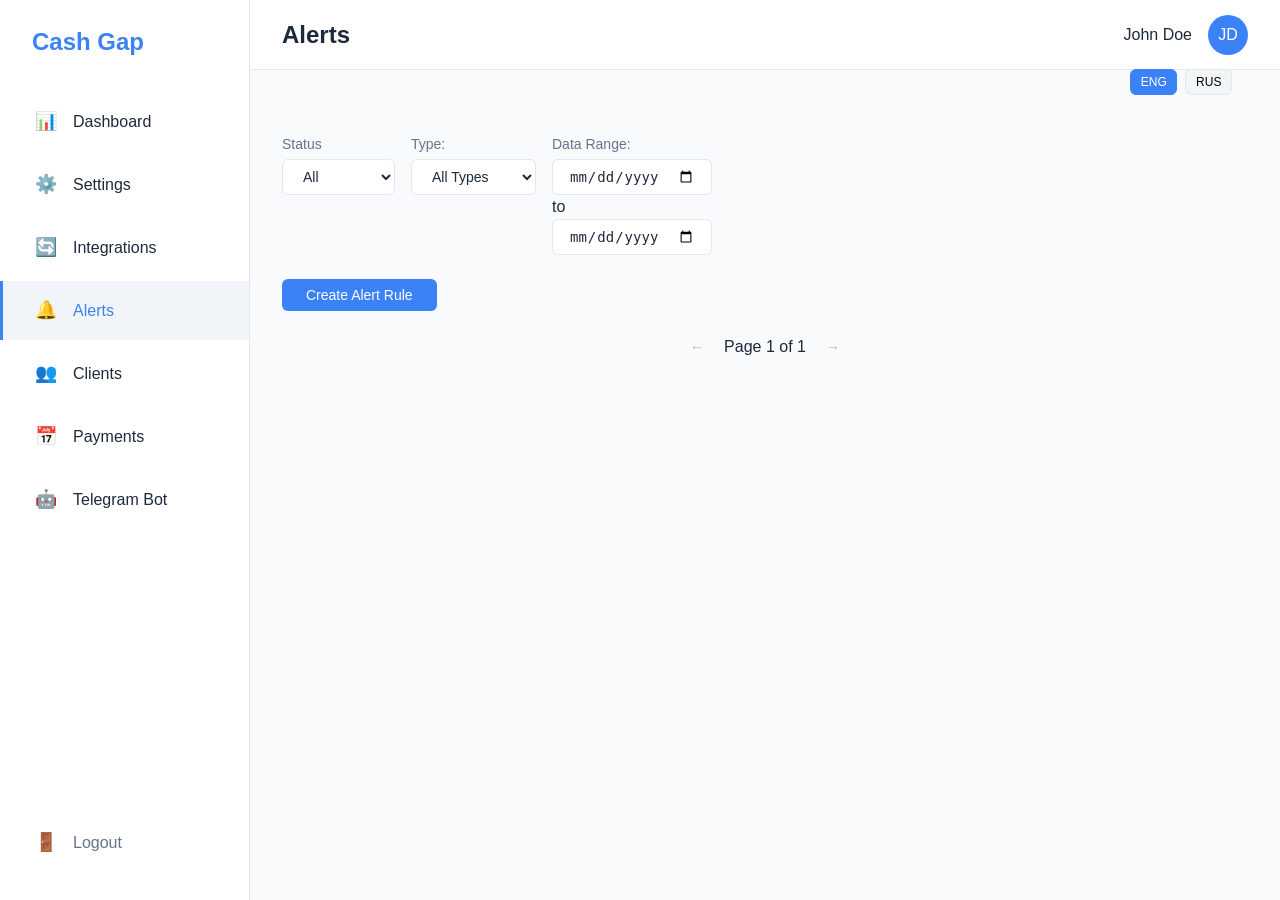
<file: CashWeb/alerts.html>
<!DOCTYPE html>
<html lang="en">
<head>
    <meta charset="UTF-8">
    <meta name="viewport" content="width=device-width, initial-scale=1.0">
    <title>Cash Gap Analysis - Alerts</title>
    <link rel="stylesheet" href="css/styles.css">
</head>
<body>
    <div class="app-container">
        <nav class="sidebar">
            <div class="logo">
                <h1 data-i18n="cash_gap">Cash Gap</h1>
            </div>
            <ul class="nav-links">
                <li><a href="index.html"><span class="icon">📊</span><span data-i18n="dashboard">Dashboard</span></a></li>
                <li><a href="settings.html"><span class="icon">⚙️</span><span data-i18n="settings">Settings</span></a></li>
                <li><a href="integrations.html"><span class="icon">🔄</span><span data-i18n="integrations">Integrations</span></a></li>
                <li class="active"><a href="alerts.html"><span class="icon">🔔</span><span data-i18n="alerts">Alerts</span></a></li>
                <li><a href="clients.html"><span class="icon">👥</span><span data-i18n="clients">Clients</span></a></li>
                <li><a href="payments.html"><span class="icon">📅</span><span data-i18n="payments">Payments</span></a></li>
                <li><a href="https://t.me/cache_pulse_bot" target="_blank">
                    <span class="icon">🤖</span>
                    <span data-i18n="telegram_bot">Telegram Bot</span>
                  </a></li>
                <li class="logout"><a href="login.html"><span class="icon">🚪</span><span data-i18n="logout">Logout</span></a></li>
                
            </ul>
            
        </nav>

        <main class="content">
            <header>
                <div class="header-content">
                    <h2 data-i18n="alerts">Alerts</h2>
                    <div class="user-info">
                        <span id="username">John Doe</span>
                        <div class="avatar">JD</div>
                    </div>
                </div>
                <div class="lang-switch">
                    <button id="lang-en" class="btn-sm">ENG</button>
                    <button id="lang-ru" class="btn-sm">RUS</button>
                </div>
            </header>

            <div class="alerts-container">
                <div class="alerts-header">
                    <div class="filters">
                        <div class="filter-group">
                            <label for="status-filter" data-i18n="status">Status:</label>
                            <select id="status-filter">
                                <option value="all" data-i18n="all">All</option>
                                <option value="active" data-i18n="active">Active</option>
                                <option value="resolved" data-i18n="resolved">Resolved</option>
                            </select>
                        </div>
                        <div class="filter-group">
                            <label for="type-filter" data-i18n="type">Type:</label>
                            <select id="type-filter">
                                <option value="all" data-i18n="all_types">All Types</option>
                                <option value="critical" data-i18n="critical">Critical</option>
                                <option value="warning" data-i18n="warning">Warning</option>
                                <option value="info" data-i18n="info">Information</option>
                            </select>
                        </div>
                        <div class="filter-group date-filter">
                            <label for="date-range" data-i18n="data_range">Date Range:</label>
                            <input type="date" id="date-from" name="date-from">
                            <span data-i18n="to">to</span>
                            <input type="date" id="date-to" name="date-to">
                        </div>
                    </div>
                    <div class="actions">
                        <button class="btn btn-primary" id="create-alert-rule" data-i18n="create_alert_rule">Create Alert Rule</button>
                    </div>
                </div>

                <div class="alerts-list" id="alerts-container">
                    
                </div>

                <div class="pagination">
                    <button class="btn btn-icon" disabled>←</button>
                    <span data-i18n="page">Page 1 of 1</span>
                    <button class="btn btn-icon" disabled>→</button>
                </div>
            </div>

            
        </main>
    </div>

    <div class="modal" id="create-rule-modal">
        <div class="modal-content">
            <div class="modal-header">
                <h3 data-i18n="create_alert_rule">Create Alert Rule</h3>
                <span class="close-modal">&times;</span>
            </div>
            <div class="modal-body">
                <form id="alert-rule-form">
                    <div class="form-group">
                        <label for="rule-name" data-i18n="rule_name">Rule Name</label>
                        <input type="text" id="rule-name" placeholder="Enter rule name" required>
                    </div>
                    <div class="form-group">
                        <label for="rule-type" data-i18n="alert_type">Alert Type</label>
                        <select id="rule-type" required>
                            <option value="cash_gap" data-i18n="cash_gap">Cash Gap</option>
                            <option value="cash_inflow" data-i18n="cash_inflow">Cash Inflow</option>
                            <option value="cash_outflow" data-i18n="cash_outflow">Cash Outflow</option>
                            <option value="coverage" data-i18n="cash_coverage">Cash Coverage</option>
                        </select>
                    </div>
                    <div class="form-group">
                        <label for="rule-severity" data-i18n="severity">Severity</label>
                        <div class="form-group">
                            <label for="severity-info" data-i18n="severity_info">Info Threshold</label>
                            <input type="number" id="severity-info" placeholder="e.g. 5000">
                          </div>
                          <div class="form-group">
                            <label for="severity-warning" data-i18n="severity_warning">Warning Threshold</label>
                            <input type="number" id="severity-warning" placeholder="e.g. 3000">
                          </div>
                          <div class="form-group">
                            <label for="severity-critical" data-i18n="severity_critical">Critical Threshold</label>
                            <input type="number" id="severity-critical" placeholder="e.g. 1000">
                          </div>
                    </div>
                    <div class="form-group">
                        <label data-i18n="notification_channels">Notification Channels</label>
                        <div class="checkbox-group">
                            <label class="checkbox-container">
                                <input type="checkbox" id="notify-email" checked>
                                <span class="checkmark"></span>
                                <span data-i18n="email">Email</span>
                            </label>
                            <label class="checkbox-container">
                                <input type="checkbox" id="notify-telegram">
                                <span class="checkmark"></span>
                                <span data-i18n="telegram">Telegram</span>
                            </label>
                        </div>
                    </div>
                    <button type="submit" class="btn btn-primary btn-block" data-i18n="Create Alert Rule">Create Alert Rule</button>
                </form>
            </div>
        </div>
    </div>

    <script src="js/auth.js"></script>
    <script src="js/alerts.js"></script>
    <script src="js/i18n.js"></script>
</body>
</html>
</file>
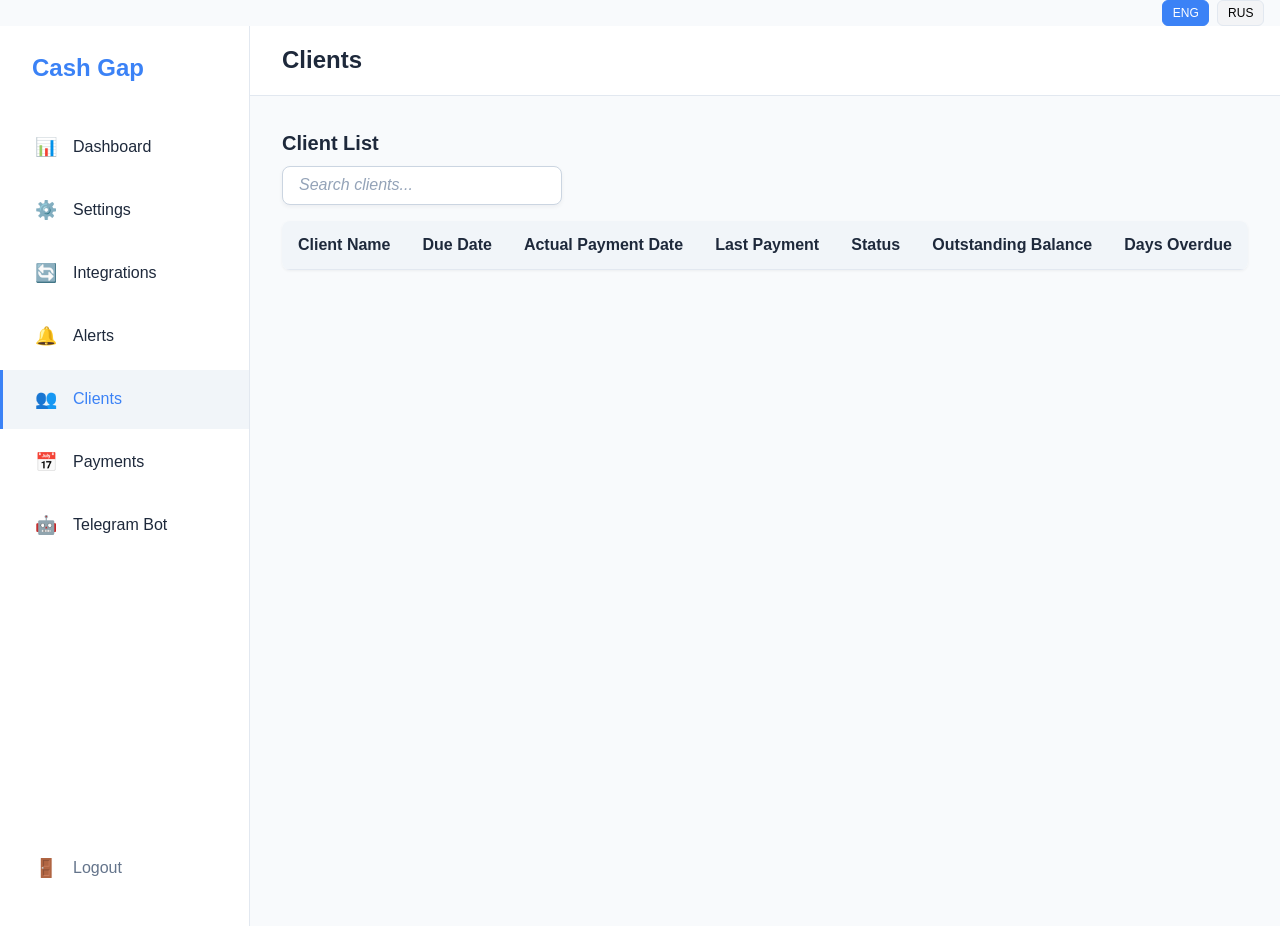
<file: CashWeb/clients.html>
<!DOCTYPE html>
<html lang="en">
<head>
    <meta charset="UTF-8" />
    <meta name="viewport" content="width=device-width, initial-scale=1.0" />
    <title data-i18n="clients">Clients</title>
    <link rel="stylesheet" href="css/styles.css" />
</head>
<body>
    <div class="lang-switch">
        <button id="lang-en" class="btn-sm">ENG</button>
        <button id="lang-ru" class="btn-sm">RUS</button>
    </div>

    <div class="app-container">
        <nav class="sidebar">
            <div class="logo">
                <h1 data-i18n="cash_gap">Cash Gap</h1>
            </div>
            <ul class="nav-links">
                <li><a href="index.html"><span class="icon">📊</span><span data-i18n="dashboard">Dashboard</span></a></li>
                <li><a href="settings.html"><span class="icon">⚙️</span><span data-i18n="settings">Settings</span></a></li>
                <li><a href="integrations.html"><span class="icon">🔄</span><span data-i18n="integrations">Integrations</span></a></li>
                <li><a href="alerts.html"><span class="icon">🔔</span><span data-i18n="alerts">Alerts</span></a></li>
                <li class="active"><a href="clients.html"><span class="icon">👥</span><span data-i18n="clients">Clients</span></a></li>
                <li><a href="payments.html"><span class="icon">📅</span><span data-i18n="payments">Payments</span></a></li>
                <li><a href="https://t.me/cache_pulse_bot" target="_blank">
                    <span class="icon">🤖</span>
                    <span data-i18n="telegram_bot">Telegram Bot</span>
                  </a></li>
                <li class="logout"><a href="login.html"><span class="icon">🚪</span><span data-i18n="logout">Logout</span></a></li>
            </ul>
        </nav>

        <main class="content">
            <header>
                <div class="header-content">
                    <h2 data-i18n="clients">Clients</h2>
                </div>
            </header>

            <div class="clients-section">
                <div class="section-header">
                    <h3 data-i18n="client_list">Client List</h3>
                    <input type="text" id="client-search" class="search-box" placeholder="Search clients..." data-i18n="search_placeholder" />
                </div>

                <table class="clients-table">
                    <thead>
                        <tr>
                            <th data-i18n="client_name">Client Name</th>
                            <th data-i18n="due_date">Due Date</th>
                            <th data-i18n="actual_date">Actual Payment Date</th>
                            <th data-i18n="last_payment">Last Payment</th>
                            <th data-i18n="status">Status</th>
                            <th data-i18n="debt_amount">Debt</th>
                            <th data-i18n="days_overdue">Days Overdue</th>
                        </tr>
                    </thead>
                    <tbody id="clients-table-body">
                        <!-- Clients dynamically injected here -->
                    </tbody>
                </table>
            </div>
        </main>
    </div>

    <script src="js/i18n.js"></script>
    <script src="js/clients.js"></script>
</body>
</html>
</file>
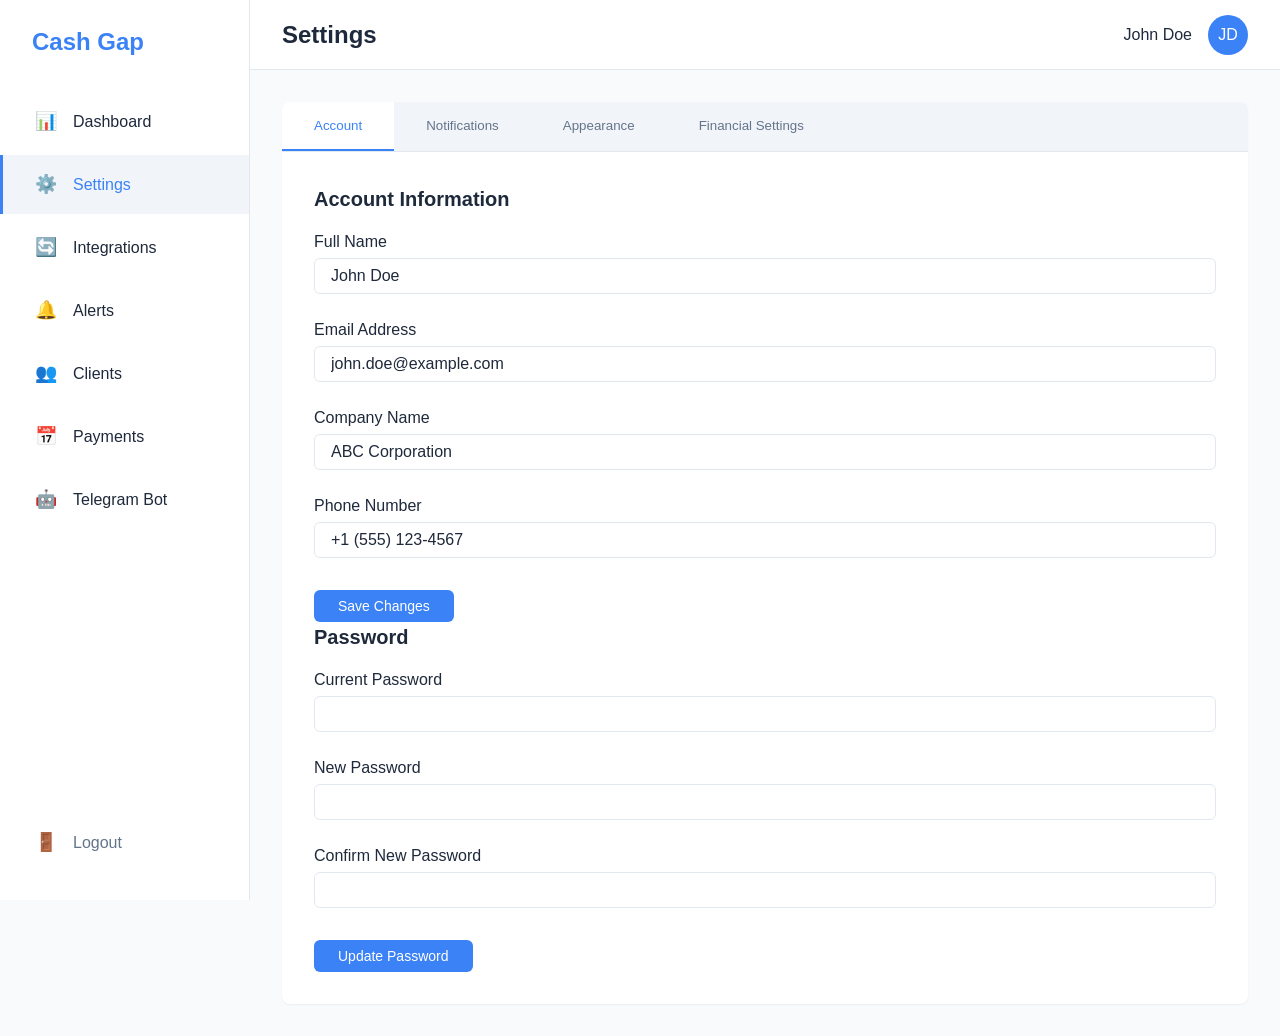
<file: CashWeb/settings.html>
<!DOCTYPE html>
<html lang="en">
<head>
    <meta charset="UTF-8">
    <meta name="viewport" content="width=device-width, initial-scale=1.0">
    <title>Cash Gap Analysis - Settings</title>
    <link rel="stylesheet" href="css/styles.css">
</head>
<body>
    <div class="app-container">
        <nav class="sidebar">
            <div class="logo">
                <h1>Cash Gap</h1>
            </div>
            <ul class="nav-links">
                <li><a href="index.html"><span class="icon">📊</span><span data-i18n="dashboard">Dashboard</span></a></li>
                <li class="active"><a href="settings.html"><span class="icon">⚙️</span><span data-i18n="settings">Settings</span></a></li>
                <li><a href="integrations.html"><span class="icon">🔄</span><span data-i18n="integrations">Integrations</span></a></li>
                <li><a href="alerts.html"><span class="icon">🔔</span><span data-i18n="alerts">Alerts</span></a></li>
                <li><a href="clients.html"><span class="icon">👥</span><span data-i18n="clients">Clients</span></a></li>
                <li><a href="payments.html"><span class="icon">📅</span><span data-i18n="payments">Payments</span></a></li>
                <li><a href="https://t.me/cache_pulse_bot" target="_blank">
                    <span class="icon">🤖</span>
                    <span data-i18n="telegram_bot">Telegram Bot</span>
                  </a></li>
                <li class="logout"><a href="login.html"><span class="icon">🚪</span><span data-i18n="logout">Logout</span></a></li>
            </ul>
        </nav>

        <main class="content">
            <header>
                <div class="header-content">
                    <h2>Settings</h2>
                    <div class="user-info">
                        <span id="username">John Doe</span>
                        <div class="avatar">JD</div>
                    </div>
                </div>
            </header>

            <div class="settings-container">
                <div class="tabs-container">
                    <div class="tabs">
                        <button class="tab-btn active" data-tab="account">Account</button>
                        <button class="tab-btn" data-tab="notifications">Notifications</button>
                        <button class="tab-btn" data-tab="appearance">Appearance</button>
                        <button class="tab-btn" data-tab="financial">Financial Settings</button>
                    </div>
                    
                    <div class="tab-content active" id="account-tab">
                        <div class="section-header">
                            <h3>Account Information</h3>
                        </div>
                        
                        <form id="account-form">
                            <div class="form-group">
                                <label for="fullname">Full Name</label>
                                <input type="text" id="fullname" value="John Doe" required>
                            </div>
                            <div class="form-group">
                                <label for="email">Email Address</label>
                                <input type="email" id="email" value="john.doe@example.com" required>
                            </div>
                            <div class="form-group">
                                <label for="company">Company Name</label>
                                <input type="text" id="company" value="ABC Corporation">
                            </div>
                            <div class="form-group">
                                <label for="phone">Phone Number</label>
                                <input type="tel" id="phone" value="+1 (555) 123-4567">
                            </div>
                            <div class="form-actions">
                                <button type="submit" class="btn btn-primary">Save Changes</button>
                            </div>
                        </form>
                        
                        <div class="section-header">
                            <h3>Password</h3>
                        </div>
                        
                        <form id="password-form">
                            <div class="form-group">
                                <label for="current-password">Current Password</label>
                                <input type="password" id="current-password" required>
                            </div>
                            <div class="form-group">
                                <label for="new-password">New Password</label>
                                <input type="password" id="new-password" required>
                            </div>
                            <div class="form-group">
                                <label for="confirm-password">Confirm New Password</label>
                                <input type="password" id="confirm-password" required>
                            </div>
                            <div class="form-actions">
                                <button type="submit" class="btn btn-primary">Update Password</button>
                            </div>
                        </form>
                    </div>
                    
                    <div class="tab-content" id="notifications-tab">
                        <div class="section-header">
                            <h3>Notification Settings</h3>
                        </div>
                        
                        <form id="notification-form">
                            <div class="section-subheader">
                                <h4>Email Notifications</h4>
                            </div>
                            
                            <div class="form-group toggle-group">
                                <div class="toggle-label">
                                    <label for="email-cash-gap">Cash Gap Alerts</label>
                                    <p class="form-help">Receive alerts when your cash gap falls below critical thresholds</p>
                                </div>
                                <label class="switch">
                                    <input type="checkbox" id="email-cash-gap" checked>
                                    <span class="slider round"></span>
                                </label>
                            </div>
                            
                            <div class="form-group toggle-group">
                                <div class="toggle-label">
                                    <label for="email-weekly">Weekly Reports</label>
                                    <p class="form-help">Receive weekly summary of your cash flow analysis</p>
                                </div>
                                <label class="switch">
                                    <input type="checkbox" id="email-weekly" checked>
                                    <span class="slider round"></span>
                                </label>
                            </div>
                            
                            <div class="form-group toggle-group">
                                <div class="toggle-label">
                                    <label for="email-predictions">Cash Flow Predictions</label>
                                    <p class="form-help">Get notified about upcoming cash flow predictions</p>
                                </div>
                                <label class="switch">
                                    <input type="checkbox" id="email-predictions">
                                    <span class="slider round"></span>
                                </label>
                            </div>
                            
                            <div class="section-subheader">
                                <h4>Telegram Notifications</h4>
                            </div>
                            
                            <div class="form-group">
                                <label for="telegram-username">Telegram Username</label>
                                <input type="text" id="telegram-username" placeholder="@username">
                            </div>
                            
                            <div class="form-group toggle-group">
                                <div class="toggle-label">
                                    <label for="telegram-enabled">Enable Telegram Notifications</label>
                                </div>
                                <label class="switch">
                                    <input type="checkbox" id="telegram-enabled">
                                    <span class="slider round"></span>
                                </label>
                            </div>
                            
                            <div class="form-actions">
                                <button type="submit" class="btn btn-primary">Save Notification Settings</button>
                            </div>
                        </form>
                    </div>
                    
                    <div class="tab-content" id="appearance-tab">
                        <div class="section-header">
                            <h3>Appearance Settings</h3>
                        </div>
                        
                        <form id="appearance-form">
                            <div class="form-group">
                                <label for="theme">Theme</label>
                                <select id="theme">
                                    <option value="light">Light</option>
                                    <option value="dark">Dark</option>
                                    <option value="system">System Default</option>
                                </select>
                            </div>
                            
                            <div class="form-group">
                                <label for="date-format">Date Format</label>
                                <select id="date-format">
                                    <option value="MM/DD/YYYY">MM/DD/YYYY</option>
                                    <option value="DD/MM/YYYY">DD/MM/YYYY</option>
                                    <option value="YYYY-MM-DD">YYYY-MM-DD</option>
                                </select>
                            </div>
                            
                            <div class="form-group">
                                <label for="currency">Default Currency</label>
                                <select id="currency">
                                    <option value="USD">USD - US Dollar</option>
                                    <option value="EUR">EUR - Euro</option>
                                    <option value="GBP">GBP - British Pound</option>
                                    <option value="JPY">JPY - Japanese Yen</option>
                                    <option value="CAD">CAD - Canadian Dollar</option>
                                </select>
                            </div>
                            
                            <div class="form-actions">
                                <button type="submit" class="btn btn-primary">Save Appearance Settings</button>
                            </div>
                        </form>
                    </div>
                    
                    <div class="tab-content" id="financial-tab">
                        <div class="section-header">
                            <h3>Financial Settings</h3>
                        </div>
                        
                        <form id="financial-form">
                            <div class="section-subheader">
                                <h4>Cash Gap Thresholds</h4>
                            </div>
                            
                            <div class="form-group">
                                <label for="critical-threshold">Critical Threshold ($)</label>
                                <input type="number" id="critical-threshold" value="5000" min="0">
                                <p class="form-help">Alerts will be triggered when your cash gap falls below this value</p>
                            </div>
                            
                            <div class="form-group">
                                <label for="warning-threshold">Warning Threshold ($)</label>
                                <input type="number" id="warning-threshold" value="20000" min="0">
                                <p class="form-help">Warnings will be displayed when your cash gap falls below this value</p>
                            </div>
                            
                            <div class="section-subheader">
                                <h4>Projection Settings</h4>
                            </div>
                            
                            <div class="form-group">
                                <label for="projection-period">Default Projection Period (days)</label>
                                <input type="number" id="projection-period" value="90" min="7" max="365">
                            </div>
                            
                            <div class="form-group toggle-group">
                                <div class="toggle-label">
                                    <label for="include-seasonality">Include Seasonality in Projections</label>
                                    <p class="form-help">Apply historical seasonal patterns to future projections</p>
                                </div>
                                <label class="switch">
                                    <input type="checkbox" id="include-seasonality" checked>
                                    <span class="slider round"></span>
                                </label>
                            </div>
                            
                            <div class="form-group toggle-group">
                                <div class="toggle-label">
                                    <label for="include-market-trends">Include Market Trends</label>
                                    <p class="form-help">Incorporate external market trends data into projections</p>
                                </div>
                                <label class="switch">
                                    <input type="checkbox" id="include-market-trends">
                                    <span class="slider round"></span>
                                </label>
                            </div>
                            
                            <div class="form-actions">
                                <button type="submit" class="btn btn-primary">Save Financial Settings</button>
                            </div>
                        </form>
                    </div>
                </div>
            </div>
        </main>
    </div>

    <script src="js/auth.js"></script>
    <script src="js/settings.js"></script>
</body>
</html>
</file>
<file: CashWeb/css/styles.css>
/* 
   Cash Gap Analysis - Main Stylesheet
   A complete CSS for the Cash Gap Analysis web application
*/

/* ========== RESET & BASE STYLES ========== */
* {
    margin: 0;
    padding: 0;
    box-sizing: border-box;
}

:root {
    /* Color Variables */
    --color-primary: #3b82f6;
    --color-primary-dark: #2563eb;
    --color-primary-light: #60a5fa;
    --color-secondary: #64748b;
    --color-success: #10b981;
    --color-danger: #ef4444;
    --color-warning: #f59e0b;
    --color-info: #0ea5e9;
    
    --color-background: #f8fafc;
    --color-surface: #ffffff;
    --color-text: #1e293b;
    --color-text-light: #64748b;
    --color-text-lighter: #94a3b8;
    --color-border: #e2e8f0;
    --color-border-light: #f1f5f9;
    
    /* Spacing */
    --spacing-xs: 0.25rem;
    --spacing-sm: 0.5rem;
    --spacing-md: 1rem;
    --spacing-lg: 1.5rem;
    --spacing-xl: 2rem;
    --spacing-2xl: 3rem;
    
    /* Font Sizes */
    --text-xs: 0.75rem;
    --text-sm: 0.875rem;
    --text-md: 1rem;
    --text-lg: 1.125rem;
    --text-xl: 1.25rem;
    --text-2xl: 1.5rem;
    --text-3xl: 1.875rem;
    
    /* Other */
    --border-radius-sm: 0.25rem;
    --border-radius-md: 0.375rem;
    --border-radius-lg: 0.5rem;
    --shadow-sm: 0 1px 2px 0 rgba(0, 0, 0, 0.05);
    --shadow-md: 0 4px 6px -1px rgba(0, 0, 0, 0.1), 0 2px 4px -1px rgba(0, 0, 0, 0.06);
    --shadow-lg: 0 10px 15px -3px rgba(0, 0, 0, 0.1), 0 4px 6px -2px rgba(0, 0, 0, 0.05);
    --sidebar-width: 250px;
    --header-height: 70px;
}

body {
    font-family: -apple-system, BlinkMacSystemFont, "Segoe UI", Roboto, Helvetica, Arial, sans-serif;
    font-size: var(--text-md);
    line-height: 1.5;
    color: var(--color-text);
    background-color: var(--color-background);
}

/* ========== LAYOUT ========== */
.app-container {
    display: flex;
    min-height: 100vh;
}

.sidebar {
    width: var(--sidebar-width);
    background-color: var(--color-surface);
    border-right: 1px solid var(--color-border);
    padding: var(--spacing-lg) 0;
    position: fixed;
    height: 100vh;
    z-index: 100;
    display: flex;
    flex-direction: column;
}

.content {
    flex: 1;
    margin-left: var(--sidebar-width);
    min-height: 100vh;
}

header {
    height: var(--header-height);
    background-color: var(--color-surface);
    border-bottom: 1px solid var(--color-border);
    padding: 0 var(--spacing-xl);
    position: sticky;
    top: 0;
    z-index: 50;
}

.header-content {
    height: 100%;
    display: flex;
    align-items: center;
    justify-content: space-between;
}

.dashboard, 
.settings-container, 
.integrations-container,
.alerts-container {
    padding: var(--spacing-xl);
}

/* ========== COMPONENTS ========== */

/* Logo */
.logo {
    padding: 0 var(--spacing-xl);
    margin-bottom: var(--spacing-xl);
}

.logo h1 {
    color: var(--color-primary);
    font-size: var(--text-2xl);
    font-weight: 700;
}

/* Navigation */
.nav-links {
    list-style: none;
    display: flex;
    flex-direction: column;
    flex: 1;
}

.nav-links li {
    margin-bottom: var(--spacing-xs);
}

.nav-links li a {
    display: flex;
    align-items: center;
    padding: var(--spacing-md) var(--spacing-xl);
    color: var(--color-text);
    text-decoration: none;
    border-left: 3px solid transparent;
    transition: all 0.2s ease;
}

.nav-links li a:hover {
    background-color: var(--color-border-light);
    color: var(--color-primary);
}

.nav-links li.active a {
    background-color: var(--color-border-light);
    color: var(--color-primary);
    border-left-color: var(--color-primary);
    font-weight: 500;
}

.nav-links .icon {
    margin-right: var(--spacing-md);
    font-size: var(--text-lg);
}

.nav-links li.logout {
    margin-top: auto;
}

.nav-links li.logout a {
    color: var(--color-text-light);
}

/* User Info */
.user-info {
    display: flex;
    align-items: center;
}

.user-info .avatar {
    width: 40px;
    height: 40px;
    border-radius: 50%;
    background-color: var(--color-primary);
    color: white;
    display: flex;
    align-items: center;
    justify-content: center;
    font-weight: 500;
    margin-left: var(--spacing-md);
}

#username {
    color: var(--color-text);
    font-weight: 500;
}

/* Buttons */
.btn {
    display: inline-flex;
    align-items: center;
    justify-content: center;
    padding: var(--spacing-sm) var(--spacing-lg);
    border-radius: var(--border-radius-md);
    font-weight: 500;
    text-align: center;
    cursor: pointer;
    transition: all 0.2s ease;
    border: none;
    font-size: var(--text-sm);
}

.btn-sm {
    padding: var(--spacing-xs) var(--spacing-sm);
    font-size: var(--text-xs);
}

.btn-primary {
    background-color: var(--color-primary);
    color: white;
}

.btn-primary:hover {
    background-color: var(--color-primary-dark);
}

.btn-outline {
    background-color: transparent;
    border: 1px solid var(--color-border);
    color: var(--color-text);
}

.btn-outline:hover {
    background-color: var(--color-border-light);
}

.btn-outline-danger {
    background-color: transparent;
    border: 1px solid var(--color-danger);
    color: var(--color-danger);
}

.btn-outline-danger:hover {
    background-color: rgba(239, 68, 68, 0.1);
}

.btn-block {
    display: block;
    width: 100%;
}

.btn-icon {
    padding: var(--spacing-xs);
    border-radius: var(--border-radius-sm);
    background-color: transparent;
}

.btn-icon:hover {
    background-color: var(--color-border-light);
}

/* Forms */
.form-group {
    margin-bottom: var(--spacing-lg);
}

.form-group label {
    display: block;
    margin-bottom: var(--spacing-xs);
    font-weight: 500;
    color: var(--color-text);
}

.form-group input,
.form-group select,
.form-group textarea {
    width: 100%;
    padding: var(--spacing-sm) var(--spacing-md);
    border: 1px solid var(--color-border);
    border-radius: var(--border-radius-md);
    background-color: var(--color-surface);
    color: var(--color-text);
    font-size: var(--text-md);
    transition: border-color 0.2s ease;
}

.form-group input:focus,
.form-group select:focus,
.form-group textarea:focus {
    outline: none;
    border-color: var(--color-primary-light);
    box-shadow: 0 0 0 3px rgba(59, 130, 246, 0.1);
}

.form-help {
    margin-top: var(--spacing-xs);
    font-size: var(--text-xs);
    color: var(--color-text-light);
}

.form-options {
    display: flex;
    justify-content: space-between;
    align-items: center;
    margin-bottom: var(--spacing-md);
}

.form-actions {
    margin-top: var(--spacing-xl);
}

/* Checkbox */
.checkbox-container {
    display: flex;
    align-items: center;
    position: relative;
    padding-left: 30px;
    margin-bottom: var(--spacing-sm);
    cursor: pointer;
    user-select: none;
}

.checkbox-container input {
    position: absolute;
    opacity: 0;
    cursor: pointer;
    height: 0;
    width: 0;
}

.checkmark {
    position: absolute;
    top: 0;
    left: 0;
    height: 20px;
    width: 20px;
    background-color: var(--color-surface);
    border: 1px solid var(--color-border);
    border-radius: var(--border-radius-sm);
}

.checkbox-container:hover input ~ .checkmark {
    background-color: var(--color-border-light);
}

.checkbox-container input:checked ~ .checkmark {
    background-color: var(--color-primary);
    border-color: var(--color-primary);
}

.checkmark:after {
    content: "";
    position: absolute;
    display: none;
}

.checkbox-container input:checked ~ .checkmark:after {
    display: block;
}

.checkbox-container .checkmark:after {
    left: 7px;
    top: 3px;
    width: 4px;
    height: 8px;
    border: solid white;
    border-width: 0 2px 2px 0;
    transform: rotate(45deg);
}

.checkbox-group {
    display: flex;
    flex-wrap: wrap;
    gap: var(--spacing-lg);
}

/* Toggle Switch */
.switch {
    position: relative;
    display: inline-block;
    width: 48px;
    height: 24px;
}

.switch input {
    opacity: 0;
    width: 0;
    height: 0;
}

.slider {
    position: absolute;
    cursor: pointer;
    top: 0;
    left: 0;
    right: 0;
    bottom: 0;
    background-color: var(--color-border);
    transition: .4s;
}

.slider:before {
    position: absolute;
    content: "";
    height: 18px;
    width: 18px;
    left: 3px;
    bottom: 3px;
    background-color: white;
    transition: .4s;
}

input:checked + .slider {
    background-color: var(--color-primary);
}

input:focus + .slider {
    box-shadow: 0 0 1px var(--color-primary);
}

input:checked + .slider:before {
    transform: translateX(24px);
}

.slider.round {
    border-radius: 24px;
}

.slider.round:before {
    border-radius: 50%;
}

.toggle-group {
    display: flex;
    justify-content: space-between;
    align-items: center;
}

.toggle-label {
    flex: 1;
    padding-right: var(--spacing-md);
}

/* Tabs */
.tabs-container {
    background-color: var(--color-surface);
    border-radius: var(--border-radius-lg);
    box-shadow: var(--shadow-sm);
    overflow: hidden;
}

.tabs {
    display: flex;
    border-bottom: 1px solid var(--color-border);
    background-color: var(--color-border-light);
}

.tab-btn {
    padding: var(--spacing-md) var(--spacing-xl);
    cursor: pointer;
    border: none;
    background: none;
    font-weight: 500;
    color: var(--color-text-light);
    transition: all 0.2s ease;
    border-bottom: 2px solid transparent;
    border-radius: 0;
}

.tab-btn:hover {
    color: var(--color-text);
}

.tab-btn.active {
    color: var(--color-primary);
    border-bottom-color: var(--color-primary);
    background-color: var(--color-surface);
}

.tab-content {
    padding: var(--spacing-xl);
    display: none;
}

.tab-content.active {
    display: block;
}

/* Cards */
.metrics-summary {
    display: grid;
    grid-template-columns: repeat(auto-fit, minmax(200px, 1fr));
    gap: var(--spacing-lg);
    margin-bottom: var(--spacing-xl);
}

.metric-card {
    background-color: var(--color-surface);
    border-radius: var(--border-radius-lg);
    padding: var(--spacing-lg);
    box-shadow: var(--shadow-sm);
}

.metric-card h3 {
    color: var(--color-text-light);
    font-size: var(--text-sm);
    font-weight: 500;
    margin-bottom: var(--spacing-sm);
}

.metric-value {
    display: block;
    font-size: var(--text-2xl);
    font-weight: 600;
    margin-bottom: var(--spacing-xs);
}

.metric-change {
    font-size: var(--text-xs);
    font-weight: 500;
}

.metric-change.positive {
    color: var(--color-success);
}

.metric-change.negative {
    color: var(--color-danger);
}

.chart-card {
    background-color: var(--color-surface);
    border-radius: var(--border-radius-lg);
    padding: var(--spacing-lg);
    box-shadow: var(--shadow-sm);
}

.chart-card h3 {
    color: var(--color-text);
    font-size: var(--text-lg);
    font-weight: 500;
    margin-bottom: var(--spacing-lg);
}

.integration-card {
    background-color: var(--color-surface);
    border-radius: var(--border-radius-lg);
    padding: var(--spacing-lg);
    box-shadow: var(--shadow-sm);
    margin-bottom: var(--spacing-lg);
}

.integration-header {
    display: flex;
    align-items: center;
    margin-bottom: var(--spacing-md);
}

.integration-icon {
    display: flex;
    align-items: center;
    justify-content: center;
    width: 48px;
    height: 48px;
    margin-right: var(--spacing-md);
}

.integration-icon img {
    max-width: 100%;
    max-height: 100%;
}

.integration-info h4 {
    font-size: var(--text-lg);
    margin-bottom: var(--spacing-xs);
}

.integration-body {
    display: flex;
    flex-direction: column;
    gap: var(--spacing-md);
}

.integration-body p {
    color: var(--color-text-light);
}

.status {
    font-size: var(--text-xs);
    padding: var(--spacing-xs) var(--spacing-sm);
    border-radius: var(--border-radius-sm);
    font-weight: 500;
}

/* Status Badges */
.status.connected {
    background-color: var(--color-success);
    color: white;
}

.status.disconnected {
    background-color: var(--color-danger);
    color: white;
}

.critical {
    background-color: #fee2e2;
    border-left: 4px solid var(--color-danger);
}
.warning {
    background-color: #fef3c7;
    border-left: 4px solid var(--color-warning);
}
.info {
    background-color: #e0f2fe;
    border-left: 4px solid var(--color-info);
}
.resolved {
    opacity: 0.6;
}

/* ===== ALERTS ===== */
.alerts-list {
    display: flex;
    flex-direction: column;
    gap: var(--spacing-md);
}
.alert-item {
    display: flex;
    align-items: flex-start;
    padding: var(--spacing-md);
    border-radius: var(--border-radius-md);
    box-shadow: var(--shadow-sm);
}
.alert-icon {
    margin-right: var(--spacing-md);
    font-size: var(--text-xl);
}
.alert-content h4 {
    font-size: var(--text-md);
    font-weight: 600;
}
.alert-content p {
    font-size: var(--text-sm);
    margin-top: var(--spacing-xs);
}
.alert-meta {
    font-size: var(--text-xs);
    color: var(--color-text-light);
    margin-top: var(--spacing-xs);
}
.alert-actions {
    margin-left: auto;
    display: flex;
    flex-direction: column;
    gap: var(--spacing-sm);
}
.alerts-header,
.alert-rules {
    margin-top: var(--spacing-xl);
}
.rules-list {
    display: flex;
    flex-direction: column;
    gap: var(--spacing-md);
}
.rule-item {
    background-color: var(--color-surface);
    border-radius: var(--border-radius-md);
    padding: var(--spacing-md);
    box-shadow: var(--shadow-sm);
}
.rule-header {
    display: flex;
    justify-content: space-between;
    align-items: center;
    margin-bottom: var(--spacing-sm);
}
.rule-status.active {
    color: var(--color-success);
    font-weight: 600;
}

/* ===== LOGIN ===== */
.login-page {
    display: flex;
    justify-content: center;
    align-items: center;
    min-height: 100vh;
    background-color: var(--color-background);
}
.login-container {
    max-width: 400px;
    width: 100%;
    padding: var(--spacing-xl);
}
.login-card {
    background-color: var(--color-surface);
    border-radius: var(--border-radius-lg);
    padding: var(--spacing-xl);
    box-shadow: var(--shadow-md);
}
.login-header {
    text-align: center;
    margin-bottom: var(--spacing-lg);
}
.login-header h1 {
    font-size: var(--text-2xl);
    color: var(--color-primary);
}
.login-header p {
    color: var(--color-text-light);
}
.login-form .tabs {
    display: flex;
    justify-content: center;
    gap: var(--spacing-sm);
    margin-bottom: var(--spacing-md);
}
.login-form .tab-btn {
    padding: var(--spacing-sm) var(--spacing-md);
}
.hidden {
    display: none;
}

/* ===== CHARTS ===== */
.chart-container {
    margin-top: var(--spacing-xl);
}
.chart-grid {
    display: grid;
    grid-template-columns: repeat(auto-fit, minmax(300px, 1fr));
    gap: var(--spacing-lg);
    margin-top: var(--spacing-xl);
}
.chart-header {
    display: flex;
    justify-content: space-between;
    align-items: center;
}

/* ===== PAGINATION ===== */
.pagination {
    margin-top: var(--spacing-lg);
    display: flex;
    justify-content: center;
    align-items: center;
    gap: var(--spacing-md);
}

/* ===== GENERAL SECTIONS ===== */
.section {
    margin-top: var(--spacing-xl);
}
.section-header {
    margin-bottom: var(--spacing-md);
}
.section-header h3 {
    font-size: var(--text-xl);
    font-weight: 600;
}
.section-subheader {
    margin: var(--spacing-md) 0 var(--spacing-sm);
}
.section-subheader h4 {
    font-size: var(--text-lg);
    font-weight: 500;
}
.view-all {
    font-size: var(--text-sm);
    color: var(--color-primary);
    text-decoration: none;
}
.view-all:hover {
    text-decoration: underline;
}

/* ===== MODAL (if not already present) ===== */
.modal {
    display: none;
    position: fixed;
    z-index: 200;
    left: 0;
    top: 0;
    width: 100%;
    height: 100%;
    overflow: auto;
    background-color: rgba(0, 0, 0, 0.4);
}
.modal-content {
    background-color: var(--color-surface);
    margin: 10% auto;
    padding: var(--spacing-xl);
    border: 1px solid var(--color-border);
    width: 90%;
    max-width: 600px;
    border-radius: var(--border-radius-lg);
    box-shadow: var(--shadow-lg);
}
.modal-header {
    display: flex;
    justify-content: space-between;
    align-items: center;
    margin-bottom: var(--spacing-lg);
}
.modal-header h3 {
    font-size: var(--text-xl);
}
.close-modal {
    cursor: pointer;
    font-size: var(--text-lg);
    color: var(--color-text-light);
}
.modal-body {
    display: flex;
    flex-direction: column;
    gap: var(--spacing-lg);
}

/* ===== CONTROLS (Chart Controls, Filters) ===== */
.chart-controls {
    display: flex;
    justify-content: flex-end;
    align-items: center;
    margin-bottom: var(--spacing-lg);
}

#timeframe-selector {
    padding: var(--spacing-sm) var(--spacing-md);
    font-size: var(--text-sm);
    border-radius: var(--border-radius-md);
    border: 1px solid var(--color-border);
    background-color: var(--color-surface);
    color: var(--color-text);
    cursor: pointer;
    transition: all 0.2s ease;
}

#timeframe-selector:hover {
    background-color: var(--color-border-light);
}

/* Filters Section for Alerts */
.filters {
    display: flex;
    flex-wrap: wrap;
    gap: var(--spacing-md);
    margin-bottom: var(--spacing-lg);
}

.filter-group {
    display: flex;
    flex-direction: column;
}

.filter-group label {
    margin-bottom: var(--spacing-xs);
    font-size: var(--text-sm);
    color: var(--color-text-light);
}

#status-filter, 
#type-filter, 
#date-from, 
#date-to {
    padding: var(--spacing-sm) var(--spacing-md);
    font-size: var(--text-sm);
    border-radius: var(--border-radius-md);
    border: 1px solid var(--color-border);
    background-color: var(--color-surface);
    color: var(--color-text);
}

#status-filter:hover, 
#type-filter:hover, 
#date-from:hover, 
#date-to:hover {
    background-color: var(--color-border-light);
}


.spinner {
    width: 40px;
    height: 40px;
    border: 4px solid var(--color-border);
    border-top: 4px solid var(--color-primary);
    border-radius: 50%;
    animation: spin 0.8s linear infinite;
    margin: 0 auto 10px;
  }
  
  @keyframes spin {
    0% { transform: rotate(0deg); }
    100% { transform: rotate(360deg); }
  }
  
.lang-switch {
    display: flex;
    gap: 0.5rem;
    align-items: center;
    justify-content: flex-end;
    margin-left: auto;
    padding-right: 1rem;
}

.lang-switch .btn-sm {
    font-size: 0.75rem;
    padding: 0.3rem 0.6rem;
    background-color: var(--color-bg-light, #f3f4f6);
    border: 1px solid var(--color-border, #d1d5db);
    border-radius: 6px;
    cursor: pointer;
    transition: background-color 0.2s ease;
}

.lang-switch .btn-sm:hover {
    background-color: #e5e7eb;
}

.lang-switch .btn-sm.active {
    background-color: var(--color-primary, #3b82f6);
    color: white;
    border-color: var(--color-primary, #3b82f6);
}

.clients-section {
    padding: 2rem;
}

.clients-section h2 {
    font-size: 1.8rem;
    margin-bottom: 1rem;
}

.client-controls {
    display: flex;
    justify-content: space-between;
    align-items: center;
    margin-bottom: 1rem;
}

.client-controls input[type="text"] {
    padding: 0.5rem;
    border: 1px solid #ccc;
    border-radius: 6px;
    width: 250px;
}

.clients-table {
    width: 100%;
    border-collapse: collapse;
    background-color: #fff;
    box-shadow: 0 1px 3px rgba(0, 0, 0, 0.05);
    border-radius: 8px;
    overflow: hidden;
}

.clients-table thead {
    background-color: #f1f5f9;
    text-align: left;
}

.clients-table th, .clients-table td {
    padding: 12px 16px;
    border-bottom: 1px solid #e2e8f0;
}

.clients-table tbody tr:hover {
    background-color: #f9fafb;
}

.status-paid {
    color: var(--color-success);
    font-weight: bold;
}

.status-due {
    color: var(--color-warning);
    font-weight: bold;
}

.status-overdue {
    color: var(--color-danger);
    font-weight: bold;
}

.search-box {
    width: 280px;
    padding: 0.6rem 1rem;
    font-size: 1rem;
    border: 1px solid #cbd5e1;
    border-radius: 8px;
    background-color: #ffffff;
    color: #1e293b;
    box-shadow: 0 2px 4px rgba(15, 23, 42, 0.05);
    transition: all 0.3s ease;
    margin-top: 0.5rem;
}

.search-box::placeholder {
    color: #94a3b8;
    font-style: italic;
}

.search-box:focus {
    outline: none;
    border-color: #3b82f6;
    box-shadow: 0 0 0 3px rgba(59, 130, 246, 0.2);
}

.overdue {
    background-color: #ffe5e5;
    color: #b91c1c;
    font-weight: bold;
  }
  
  #calendar {
    margin-top: 1rem;
    background-color: white;
    padding: 1rem;
    border-radius: 10px;
    box-shadow: 0 0 10px rgba(0, 0, 0, 0.05);
    min-height: 600px;
  }

  .chart-period {
    margin-bottom: 20px;
    display: flex;
    align-items: center;
    gap: 10px;
    font-weight: 500;
  }
  
  .chart-period label {
    font-size: 14px;
    color: #374151;
  }
  
  .chart-period select {
    padding: 6px 12px;
    border-radius: 6px;
    background: white;
    border: 1px solid #ccc;
    font-size: 14px;
  }
</file>
